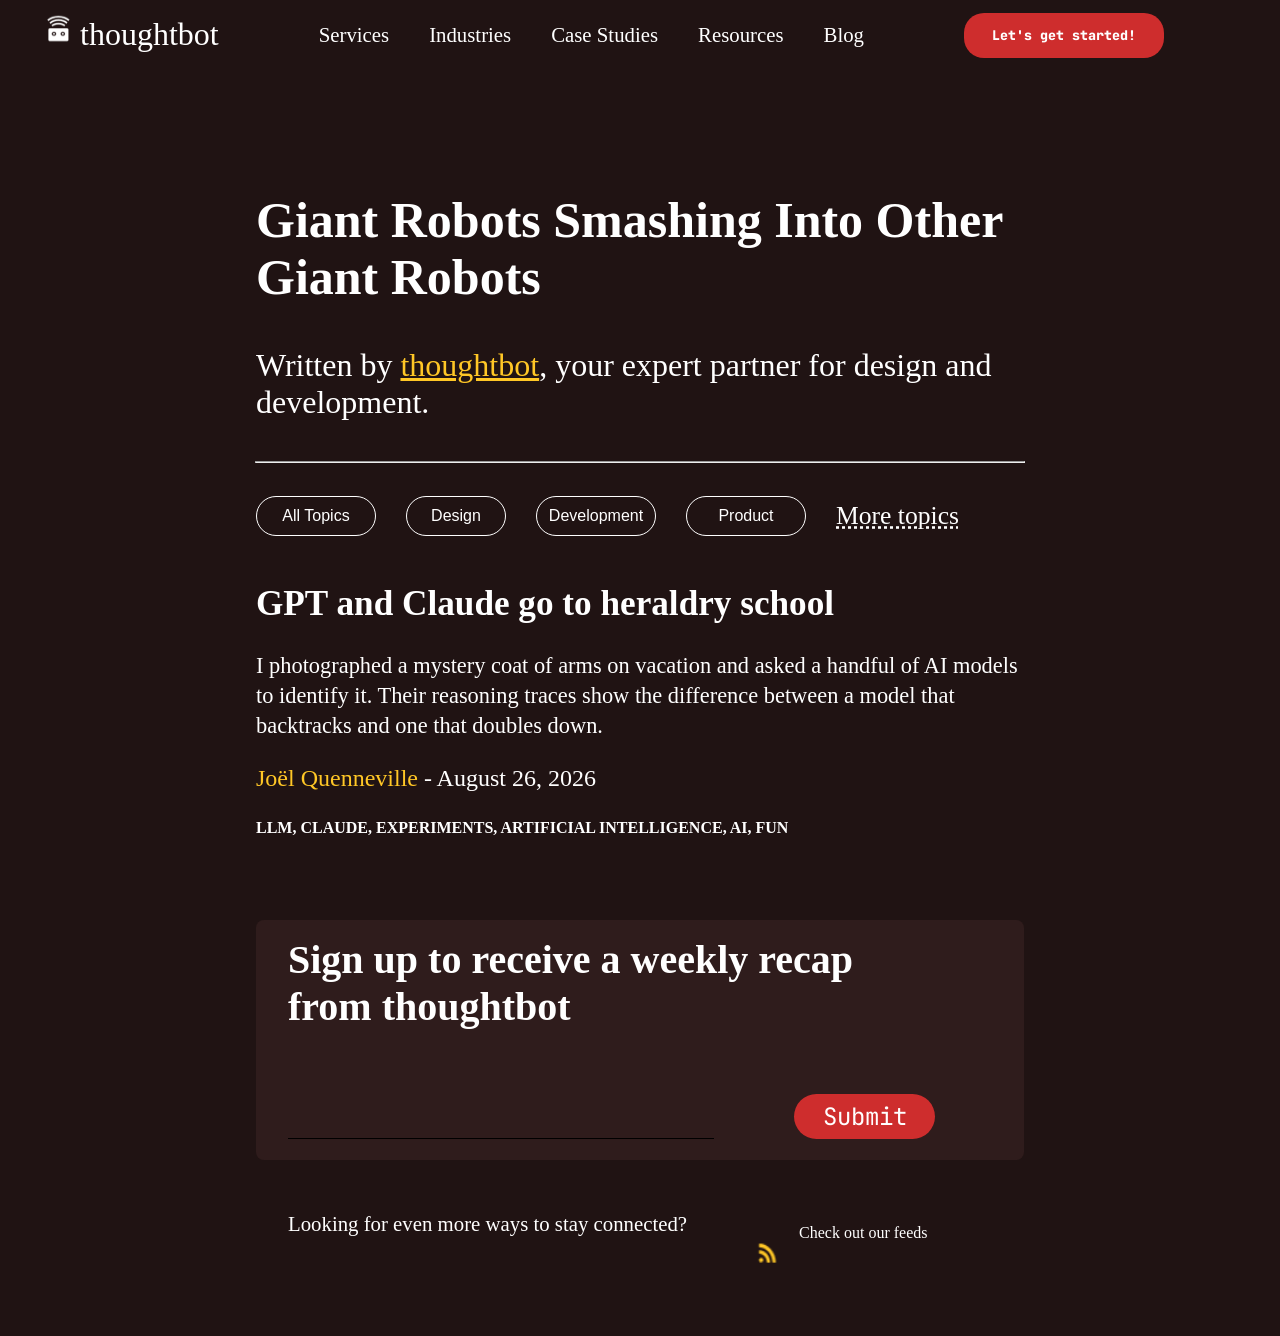
<file: index.html>
<!DOCTYPE html>
<html lang="en">
<head>
    <meta charset="UTF-8">
    <meta name="viewport" content="width=device-width, initial-scale=1.0">
    <title>Document</title>
    <link rel="stylesheet" href="style.css">
</head>
<body>
    <nav>
        <div class="imgdiv">
            <a href=""><img src="image/imgi_10_default.png" alt=""></a>
            <p><a href="" class="imgtext">thoughtbot</a></p>
        </div>
        <div class="linkdiv">
            <a href="">Services</a>
            <a href="">Industries</a>
            <a href="">Case Studies</a>
            <a href="">Resources</a>
            <a href="">Blog</a>
        </div>
        <div class="divbtn">
            <button class="btn1">Let's get started!</button>
        </div>
    </nav>
    <section class="firstsection">
        <h1 class="firstsectionheader" >Giant Robots Smashing Into Other Giant Robots</h1>
        <p class="firstsectionpara">Written by <a href="" class="linksec">thoughtbot</a>, your expert partner for design and development.</p>
    </section>
    <hr class="hrone">
    <section class="secondsection">
        <button class="btn2">All Topics</button>
        <button class="btn3">Design</button>
        <button class="btn2">Development</button>
        <button class="btn2">Product</button>
        <p class="secondsectionpara">More topics</p>
    </section>
    <section class="thirdsection">
        <h2 class="thirdsectionhead">GPT and Claude go to heraldry school</h2>
        <p class="thirdsectionpara1">I photographed a mystery coat of arms on vacation and asked a handful of AI models to identify it. Their reasoning traces show the difference between a model that backtracks and one that doubles down.</p>
        <p class="thirdsectionpara2"><a href="" style="color:#ffc726 ;">Joël Quenneville</a> - August 26, 2026</p>
        <p class="thirdsectionpara3">LLM, CLAUDE, EXPERIMENTS, ARTIFICIAL INTELLIGENCE, AI, FUN</p>
    </section>
    <section class="fourthsection">
        <div class="fourthsectiondiv1">Sign up to receive a weekly recap from thoughtbot</div>
        <div class="fourthsectiondiv2">
            <input type="email" class="inputemail">
            <button class="inputbtn">Submit</button>
        </div>
    </section>
    <section class="fifthsection">
        <div class="fifthsectiondiv1">Looking for even more ways to stay connected?</div>
        <div class="fifthsectiondiv2">
            <img src="image/cellular.png" alt="" class="cellularimg">
            <p>Check out our feeds</p>
        </div>
    </section>
</body>
</html>
</file>
<file: style.css>
@import url('https://fonts.googleapis.com/css2?family=JetBrains+Mono:ital,wght@0,100..800;1,100..800&display=swap');

body {
    margin: 0;
    background-color: #201313;
}

nav {
    background-color: #201313;
    width: 100%;
    height: 70px;
    display: flex;
    align-items: center;
    gap: 100px;
    padding: 0 30px;
    position: fixed;
    top: 0;
    left: 0;
}

.imgdiv {
    text-align: center;
    display: flex;
}

img {
    width: 50px;
    height: 50px;
}

.imgtext {
    text-decoration: none;
    color: white;
    font-size: 2rem;
    font-weight: 400;
    line-height: 27px;
}

.linkdiv {
    display: flex;
    gap: 40px;
    font-size: 1.3rem;
}

a {
    text-decoration: none;
    color: white;
}

.btn1 {
    width: 200px;
    height: 45px;
    border-radius: 20px;
    border: none;
    background-color: #CE2D2D;
    font-weight: 800;
    color: white;
    font-family: "JetBrains Mono", monospace;
}
.firstsection {
    width: 60%;
    margin: 0 auto;
    color: white;
    padding-top: 150px;
}
.firstsectionheader {
    font-size: 50px;
    line-height: 57px;
}
.firstsectionpara {
    font-size: 2rem;
}
.linksec {
    text-decoration: underline;
    color: #FFC726;
}
.hrone {
    width: 60%;
    margin-top: 40px;    
}
.secondsection {
    width: 60%;
    margin: 0 auto;
    padding-top: 25px;
    display: flex;
    gap: 30px;

}
.btn2 {
    width: 120px;
    height: 40px;
    border-radius: 20px;
    border: 1px solid white;
    background-color: #201313;
    color: white;
    font-size: 1rem;
}
.btn3 {
    width: 100px;
    height: 40px;
    border-radius: 20px;
    border: 1px solid white;
    background-color: #201313;
    color: white;
    font-size: 1rem;
}
.secondsectionpara {
    text-decoration: underline dotted;
    font-size: 1.6rem;
    color: white;
    margin-top: 5px;   
}
.thirdsection {
    color: white;
    width: 60%;
    margin: 0 auto;
    margin-bottom: 5rem;
}
.thirdsectionhead {
    font-size: 2.2rem;
    line-height: 36px;
    font-weight: 700;
}
.thirdsectionpara1 {
    font-size: 1.4rem;
    line-height: 30px;
    font-weight: 400;
}
.thirdsectionpara2 {
    font-size: 1.5rem;
    line-height: 27px;
    font-weight: 400;
}
.thirdsectionpara3 {
    font-size: 1rem;
    line-height: 24px;
    font-weight: 700;
}
.fourthsection {
    width: 60%;
    margin: 0 auto;
    height: 15rem;
    background-color: #2F1C1C;
    border-radius: 0.5rem;
    
}
.fourthsectiondiv1 {
    width: 80%;
    color: white;
    font-size: 2.5rem;
    font-weight: 700;
    line-height: 47px;
    margin: 2rem;
    padding-top: 1rem;
}
.fourthsectiondiv2 {
    display: flex;
    gap: 5rem;
    padding: 2rem;
}
.inputemail {
    border: none;
    outline: none;
    border-bottom: 1px solid black;
    background: transparent;
    width: 60%;
}
.inputbtn {
    background-color: #CE2D2D;
    width: 20%;
    height: 45px;
    border: none;
    border-radius: 1.5rem;
    color: white;
    font-size: 1.5rem;
    font-family: "JetBrains Mono", monospace;
}
.fifthsection {
    width: 60%;
    margin: 0 auto;
    padding: 3rem;
    color: white;
    display: flex;
    gap: 2rem;
    padding-left: 7rem;
}
.fifthsectiondiv1 {
    font-size: 1.3rem;
    font-weight: 400;
    line-height: 31px;
}
.fifthsectiondiv2 {
    display: flex;
}
.cellularimg {
    width: 80px;
    height: 80px;
}
</file>
